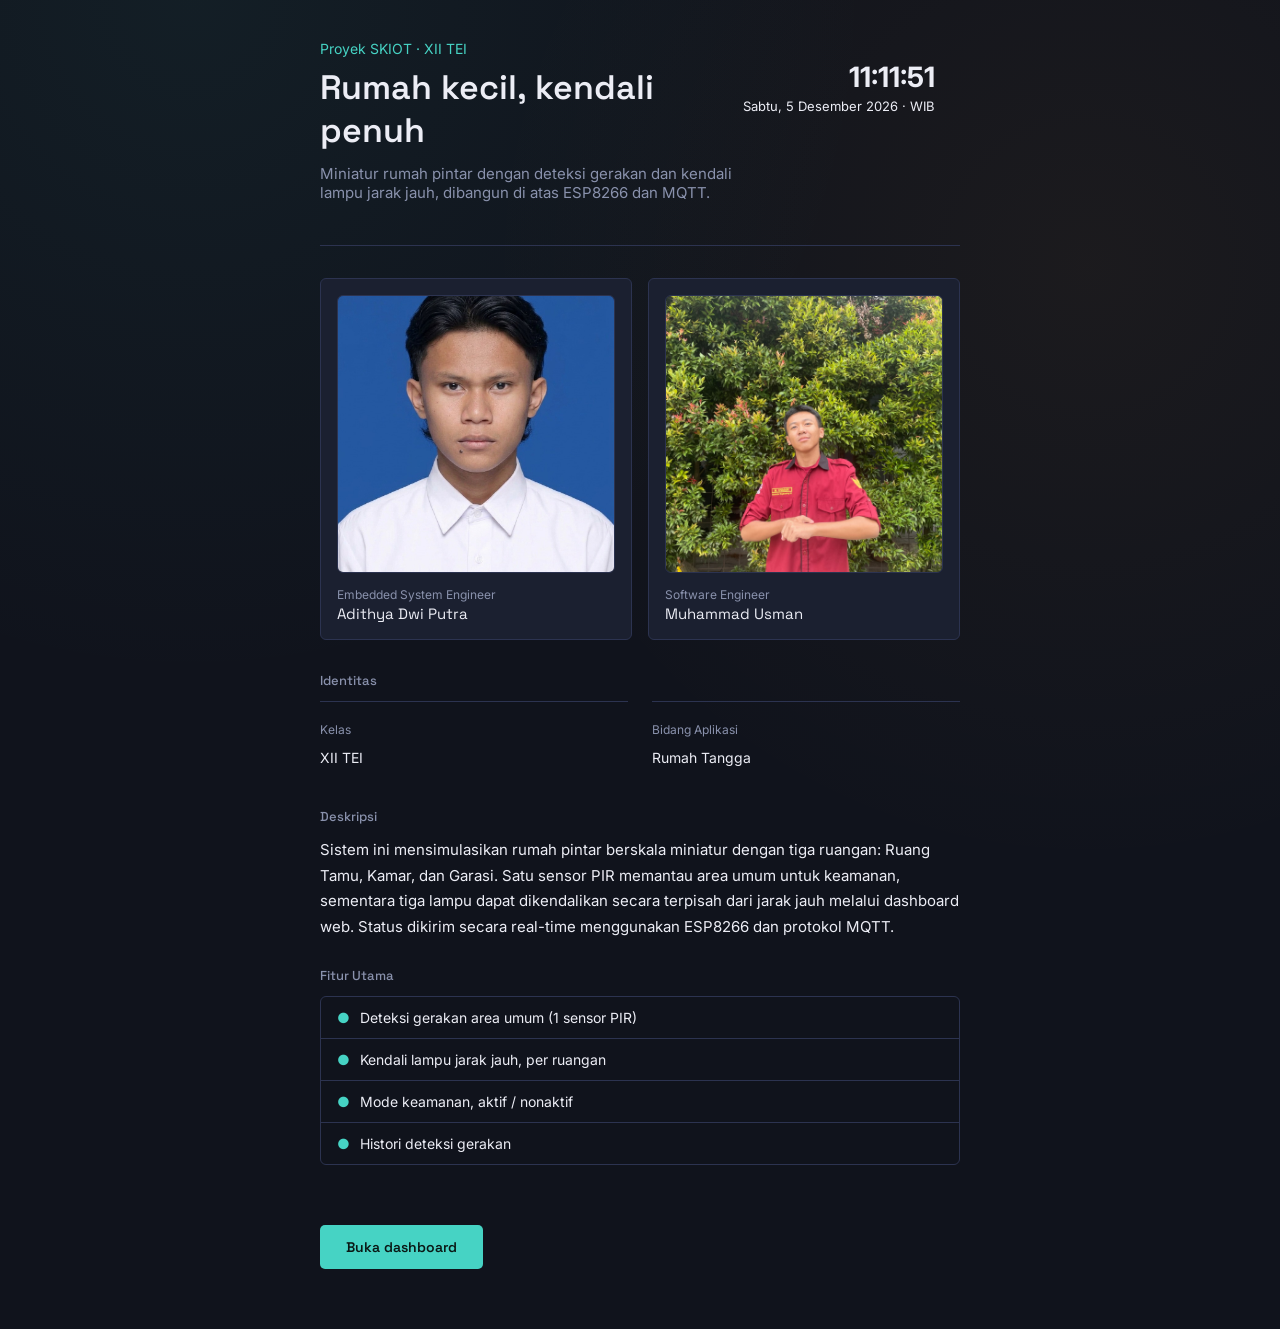
<file: index.html>
<!DOCTYPE html>
<html lang="id">
<head>
  <meta charset="UTF-8">
  <title>Profil Proyek - Smart Home Miniature</title>
  <link rel="stylesheet" href="style.css">
</head>
<body>

  <div class="profile-container">

    <div class="profile-hero">

      <!-- Jam -->
      <div class="profile-clock">
        <div id="profile-time">00:00:00</div>
        <div id="profile-date">Tanggal</div>
      </div>

      <p class="eyebrow">Proyek SKIOT · XII TEI</p>
      <h1>Rumah kecil, kendali penuh</h1>
      <p>
        Miniatur rumah pintar dengan deteksi gerakan dan kendali lampu jarak jauh,
        dibangun di atas ESP8266 dan MQTT.
      </p>

    </div>

    <div class="team-badges">

      <div class="badge">
        <img src="Adit.jpeg" alt="Foto Anggota 1">
        <div>
          <p class="badge-role">Embedded System Engineer</p>
          <p class="badge-name">Adithya Dwi Putra</p>
        </div>
      </div>

      <div class="badge">
        <img src="Usman.jpeg" alt="Foto Anggota 2">
        <div>
          <p class="badge-role">Software Engineer</p>
          <p class="badge-name">Muhammad Usman</p>
        </div>
      </div>

    </div>

    <div class="info-block">
      <h3>Identitas</h3>

      <div class="info-grid">

        <div>
          <p class="k">Kelas</p>
          <p class="v">XII TEI</p>
        </div>

        <div>
          <p class="k">Bidang Aplikasi</p>
          <p class="v">Rumah Tangga</p>
        </div>

      </div>
    </div>

    <div class="info-block">
      <h3>Deskripsi</h3>

      <p class="description-text">
        Sistem ini mensimulasikan rumah pintar berskala miniatur dengan tiga ruangan:
        Ruang Tamu, Kamar, dan Garasi. Satu sensor PIR memantau area umum untuk
        keamanan, sementara tiga lampu dapat dikendalikan secara terpisah dari
        jarak jauh melalui dashboard web. Status dikirim secara real-time
        menggunakan ESP8266 dan protokol MQTT.
      </p>

    </div>

    <div class="info-block">
      <h3>Fitur Utama</h3>

      <ul class="feature-readout">
        <li><span class="dot">●</span> Deteksi gerakan area umum (1 sensor PIR)</li>
        <li><span class="dot">●</span> Kendali lampu jarak jauh, per ruangan</li>
        <li><span class="dot">●</span> Mode keamanan, aktif / nonaktif</li>
        <li><span class="dot">●</span> Histori deteksi gerakan</li>
      </ul>

    </div>

    <a href="dashboard.html" class="btn-primary">
      Buka dashboard
    </a>

  </div>

  <!-- JavaScript khusus jam halaman profil -->
  <script>
    function updateProfileClock() {

      const now = new Date();

      const time = now.toLocaleTimeString('en-GB', {
        timeZone: 'Asia/Jakarta'
      });

      const date = now.toLocaleDateString('id-ID', {
        timeZone: 'Asia/Jakarta',
        weekday: 'long',
        day: 'numeric',
        month: 'long',
        year: 'numeric'
      });

      document.getElementById('profile-time').textContent = time;
      document.getElementById('profile-date').textContent = date + ' · WIB';
    }

    updateProfileClock();

    setInterval(updateProfileClock, 1000);
  </script>

</body>
</html>
</file>
<file: style.css>
@import url('https://fonts.googleapis.com/css2?family=Space+Grotesk:wght@500;600;700&family=Inter:wght@400;500;600&family=JetBrains+Mono:wght@400;500&display=swap');

:root {
  --bg: #10131c;
  --surface: #1b2030;
  --surface-2: #232941;
  --line: #2c3350;
  --amber: #f4a83d;
  --amber-dim: #7a5a26;
  --teal: #46d3c4;
  --coral: #ff6857;
  --text: #ecedf5;
  --text-muted: #8991ac;
}

* {
  box-sizing: border-box;
}

body {
  background: var(--bg);
  background-image:
    radial-gradient(circle at 15% 0%, rgba(70, 211, 196, 0.06), transparent 40%),
    radial-gradient(circle at 85% 20%, rgba(244, 168, 61, 0.05), transparent 40%);
  color: var(--text);
  font-family: 'Inter', sans-serif;
  margin: 0;
  padding: 40px 20px 60px;
}

h1, h2, h3 {
  font-family: 'Space Grotesk', sans-serif;
  font-weight: 600;
  margin: 0;
}

/* ==================================================
   PROFIL — Halaman 1
   ================================================== */
.profile-container {
  max-width: 640px;
  margin: 0 auto;
}

.profile-hero {
  padding-bottom: 28px;
  border-bottom: 1px solid var(--line);
  margin-bottom: 32px;
}

.profile-hero .eyebrow {
  color: var(--teal);
  font-size: 14px;
  margin: 0 0 10px;
}

.profile-hero h1 {
  font-size: 34px;
  line-height: 1.25;
  max-width: 20ch;
}

.profile-hero p {
  color: var(--text-muted);
  font-size: 15px;
  max-width: 46ch;
  margin-top: 12px;
}

/* Badge tim gaya kartu akses/ID card */
.team-badges {
  display: flex;
  gap: 16px;
  margin-bottom: 32px;
}

.badge {
  flex: 1;
  background: var(--surface);
  border: 1px solid var(--line);
  border-radius: 6px;
  padding: 16px;
  display: flex;
  flex-direction: column;
  align-items: flex-start;
  gap: 14px;
}

.badge img {
  width: 100%;
  aspect-ratio: 1 / 1;
  border-radius: 6px;
  object-fit: cover;
  border: 1px solid var(--line);
}

.badge .badge-role {
  color: var(--text-muted);
  font-size: 12px;
  margin: 0 0 2px;
}

.badge .badge-name {
  font-family: 'Space Grotesk', sans-serif;
  font-size: 15px;
  margin: 0;
}

.info-block {
  margin-bottom: 28px;
}

.info-block h3 {
  font-size: 13px;
  color: var(--text-muted);
  font-weight: 500;
  margin-bottom: 12px;
}

.info-grid {
  display: grid;
  grid-template-columns: repeat(2, 1fr);
  gap: 10px 24px;
}

.info-grid div {
  border-top: 1px solid var(--line);
  padding-top: 8px;
}

.info-grid .k {
  font-size: 12px;
  color: var(--text-muted);
}

.info-grid .v {
  font-size: 14px;
  margin-top: 2px;
}

.description-text {
  color: var(--text);
  line-height: 1.7;
  font-size: 15px;
  margin: 0;
}

.feature-readout {
  list-style: none;
  margin: 0;
  padding: 0;
  border: 1px solid var(--line);
  border-radius: 6px;
  overflow: hidden;
}

.feature-readout li {
  padding: 12px 16px;
  font-size: 14px;
  border-bottom: 1px solid var(--line);
  display: flex;
  gap: 10px;
}

.feature-readout li:last-child {
  border-bottom: none;
}

.feature-readout .dot {
  color: var(--teal);
}

.btn-primary {
  display: inline-block;
  margin-top: 32px;
  padding: 13px 26px;
  background: var(--teal);
  color: #0a1815;
  text-decoration: none;
  font-weight: 600;
  font-family: 'Space Grotesk', sans-serif;
  border-radius: 5px;
  font-size: 14px;
}

.btn-back {
  display: inline-block;
  margin-bottom: 24px;
  color: var(--text-muted);
  text-decoration: none;
  font-size: 13px;
  font-family: 'Inter', sans-serif;
}

.btn-back:hover {
  color: var(--text);
}

/* ==================================================
   DASHBOARD — Halaman 2
   ================================================== */
.dashboard-container {
  max-width: 640px;
  margin: 0 auto;
}

.dashboard-header {
  margin-bottom: 24px;
}

.dashboard-header h1 {
  font-size: 26px;
}

.dashboard-header p {
  color: var(--text-muted);
  font-size: 14px;
  margin-top: 6px;
}

/* Panel status seperti layar LCD alarm */
.status-panel {
  background: #0b0e16;
  border: 1px solid var(--line);
  border-radius: 8px;
  padding: 20px 22px;
  margin-bottom: 28px;
}

.status-row {
  display: flex;
  align-items: center;
  justify-content: space-between;
  padding: 10px 0;
}

.status-row + .status-row {
  border-top: 1px solid var(--line);
}

.status-label {
  font-size: 13px;
  color: var(--text-muted);
}

.status-value {
  font-family: 'JetBrains Mono', monospace;
  font-size: 14px;
  color: var(--teal);
}

.status-value.alert {
  color: var(--coral);
}

/* Toggle switch — bentuk pill datar, bukan iOS default */
.switch {
  position: relative;
  display: inline-block;
  width: 44px;
  height: 22px;
}

.switch input {
  opacity: 0;
  width: 0;
  height: 0;
}

.slider {
  position: absolute;
  cursor: pointer;
  inset: 0;
  background-color: var(--surface-2);
  border: 1px solid var(--line);
  transition: 0.2s;
  border-radius: 3px;
}

.slider::before {
  position: absolute;
  content: "";
  height: 14px;
  width: 14px;
  left: 3px;
  top: 3px;
  background-color: var(--text-muted);
  transition: 0.2s;
  border-radius: 2px;
}

input:checked + .slider {
  background-color: var(--amber-dim);
  border-color: var(--amber);
}

input:checked + .slider::before {
  transform: translateX(20px);
  background-color: var(--amber);
}

/* Kartu ruangan — bentuk jendela rumah */
.room-container {
  display: grid;
  grid-template-columns: repeat(3, 1fr);
  gap: 14px;
}

.window-card {
  background: var(--surface);
  border: 1px solid var(--line);
  border-radius: 4px;
  padding: 0;
  overflow: hidden;
  transition: box-shadow 0.3s, border-color 0.3s;
}

.window-card.lit {
  border-color: var(--amber-dim);
  box-shadow: 0 0 24px rgba(244, 168, 61, 0.18);
}

.window-pane {
  height: 90px;
  background: #12151f;
  position: relative;
  background-image:
    linear-gradient(var(--line) 1px, transparent 1px),
    linear-gradient(90deg, var(--line) 1px, transparent 1px);
  background-size: 50% 50%;
  background-position: center;
  transition: background-color 0.4s;
}

.window-card.lit .window-pane {
  background-color: #3a2a12;
  box-shadow: inset 0 0 30px rgba(244, 168, 61, 0.5);
}

.window-footer {
  padding: 12px 14px;
  display: flex;
  align-items: center;
  justify-content: space-between;
}

.window-footer h2 {
  font-size: 14px;
  font-weight: 500;
}

/* Tabel histori */
.log-section h3 {
  font-size: 13px;
  color: var(--text-muted);
  font-weight: 500;
  margin: 32px 0 12px;
}

table {
  width: 100%;
  border-collapse: collapse;
  border: 1px solid var(--line);
  border-radius: 6px;
  overflow: hidden;
}

th, td {
  padding: 10px 14px;
  text-align: left;
  font-size: 13px;
}

th {
  background: var(--surface);
  color: var(--text-muted);
  font-weight: 500;
  font-size: 12px;
  border-bottom: 1px solid var(--line);
}

td {
  font-family: 'JetBrains Mono', monospace;
  border-bottom: 1px solid var(--line);
  color: var(--text);
}

tr:last-child td {
  border-bottom: none;
}

@media (max-width: 480px) {
  .room-container {
    grid-template-columns: 1fr;
  }
  .team-badges {
    flex-direction: column;
  }
}

.btn-back {
  display: inline-flex;
  align-items: center;
  gap: 8px;
  padding: 10px 18px;
  border: 1px solid #2dd4bf;
  border-radius: 10px;
  background: rgba(45, 212, 191, 0.08);
  color: #2dd4bf;
  font-size: 14px;
  font-weight: 600;
  text-decoration: none;
  transition: background 0.2s, transform 0.2s;
}

.btn-back::before {
  content: "";
  font-size: 16px;
}

.btn-back:hover {
  background: rgba(45, 212, 191, 0.18);
  transform: translateX(-2px);
}

.btn-back-bottom {
  margin-top: 24px;
}

/* Jam dashboard */
#dashboard-clock {
  text-align: right;
}

#dashboard-time {
  font-size: 32px;
  font-weight: bold;
}

#dashboard-date {
  font-size: 14px;
  margin-top: 5px;
}

.profile-hero {
  position: relative;
}

.profile-clock {
  position: absolute;
  top: 20px;
  right: 25px;
  text-align: right;
}

#profile-time {
  font-size: 28px;
  font-weight: bold;
}

#profile-date {
  font-size: 13px;
  margin-top: 4px;
}

/* Jam pada halaman profil */
.profile-hero {
  position: relative;
}

.profile-clock {
  position: absolute;
  top: 20px;
  right: 25px;
  text-align: right;
}

#profile-time {
  font-size: 28px;
  font-weight: bold;
}

#profile-date {
  font-size: 13px;
  margin-top: 4px;
}

/* =========================
   RESPONSIVE UNTUK HP
   ========================= */

@media (max-width: 768px) {

  .dashboard-container {
    width: 100%;
    max-width: 100%;
    padding: 20px 15px;
    box-sizing: border-box;
  }

  .dashboard-header {
    flex-direction: column;
    align-items: flex-start;
    gap: 15px;
  }

  #dashboard-clock {
    text-align: left;
  }

  #dashboard-time {
    font-size: 26px;
  }

  .room-container {
    grid-template-columns: 1fr;
    gap: 15px;
  }

  .window-card {
    width: 100%;
    box-sizing: border-box;
  }

  .status-panel {
    width: 100%;
    box-sizing: border-box;
  }

  .log-section {
    width: 100%;
    overflow-x: auto;
  }

  #logTable {
    width: 100%;
    min-width: 0;
  }
}
</file>
